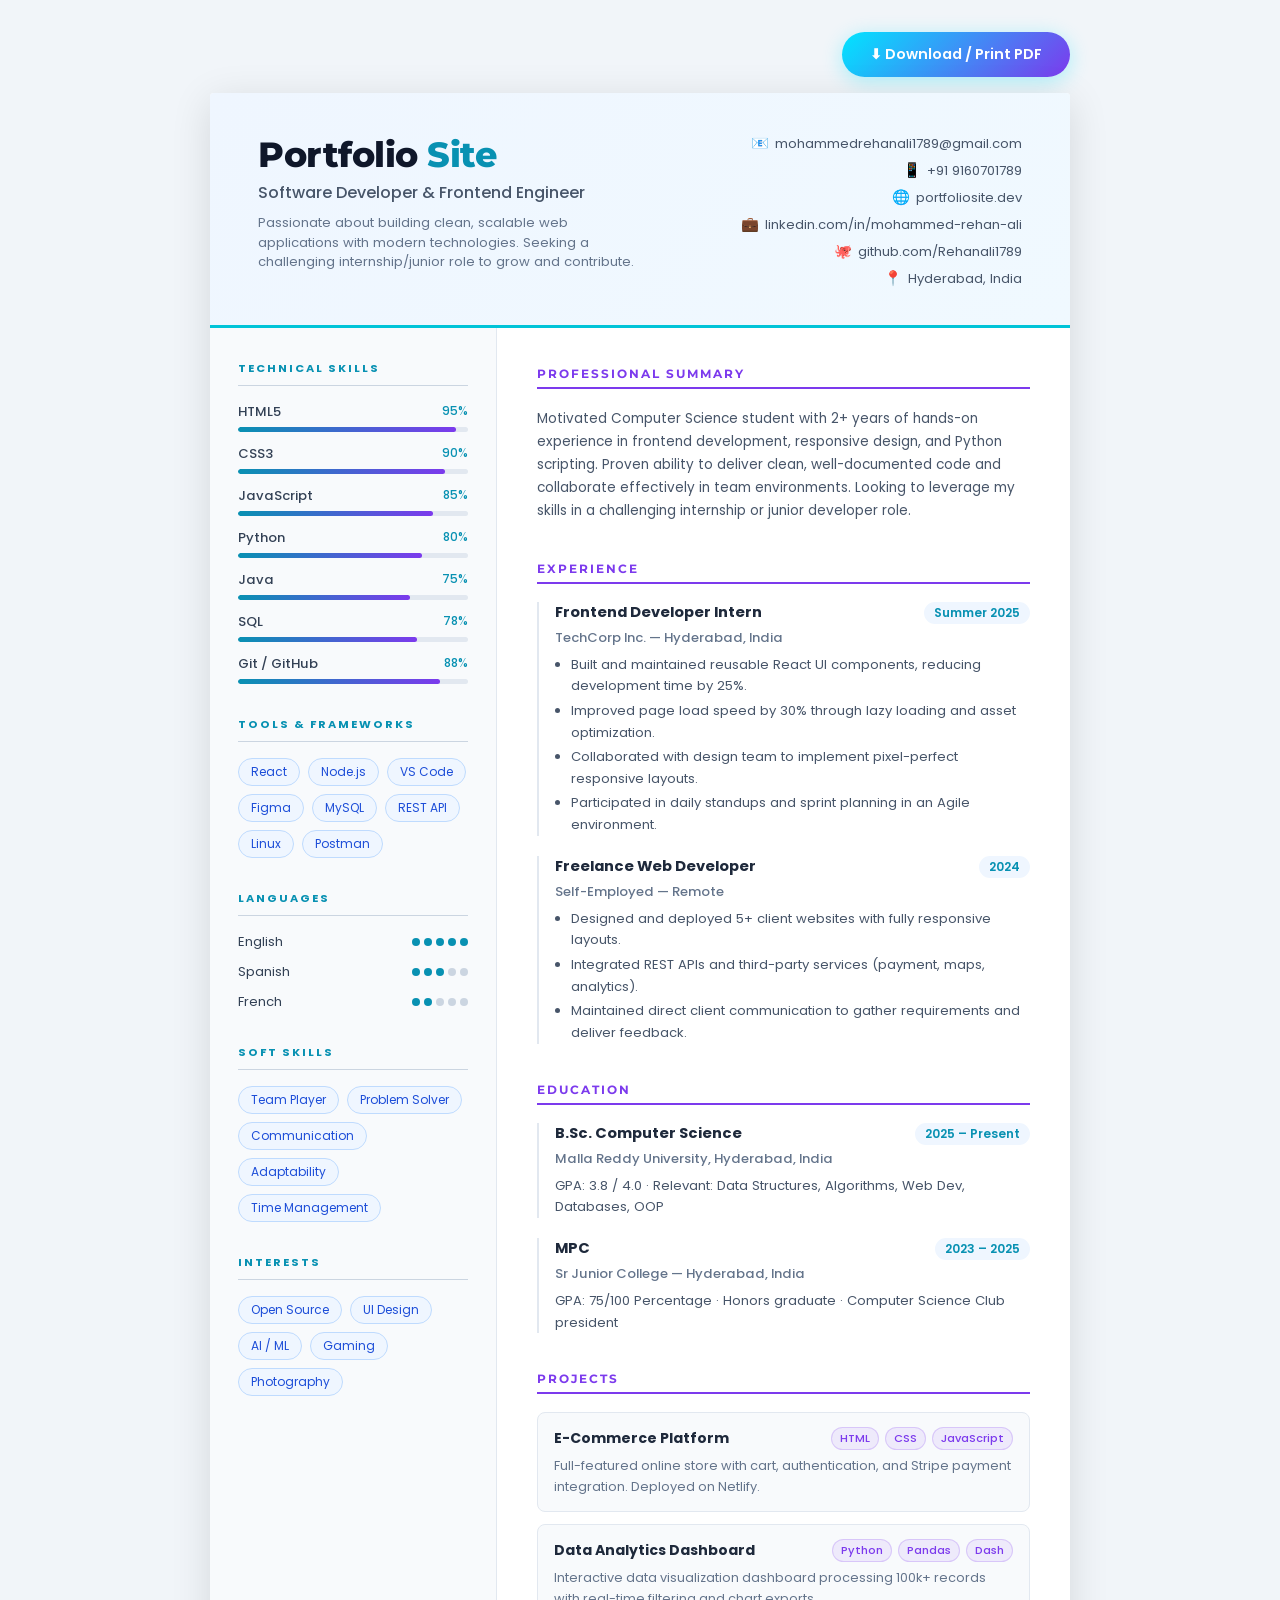
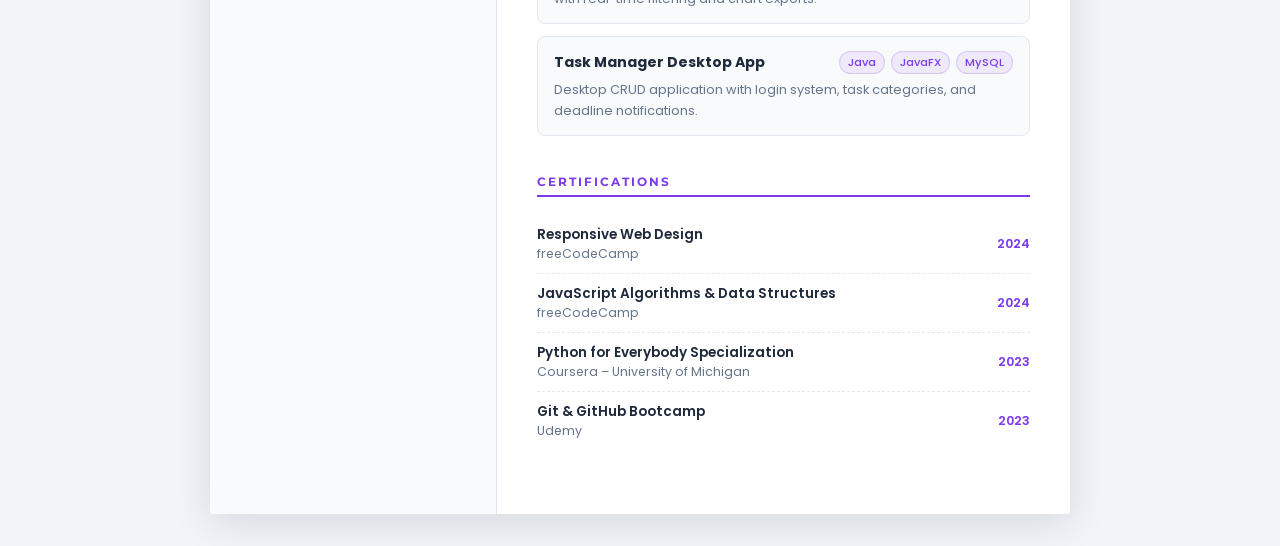
<file: resume.html>
<!DOCTYPE html>
<html lang="en">
<head>
  <meta charset="UTF-8" />
  <meta name="viewport" content="width=device-width, initial-scale=1.0" />
  <link rel="icon" type="image/png" href="https://encrypted-tbn0.gstatic.com/images?q=tbn:ANd9GcSDq3iFoKWHBOEvXKFhiR9qqrt4DRDorzBm_wPh3lBMJA&s=10" />
  <title>Portfolio Site – Resume</title>
  <style>
    @import url('https://fonts.googleapis.com/css2?family=Poppins:wght@300;400;500;600;700&family=Montserrat:wght@700;800&display=swap');
    * { margin: 0; padding: 0; box-sizing: border-box; }

    body {
      font-family: 'Poppins', sans-serif;
      background: #f1f5f9;
      color: #1e293b;
      min-height: 100vh;
      display: flex;
      flex-direction: column;
      align-items: center;
      padding: 32px 16px;
    }

    /* Download bar */
    .download-bar {
      width: 100%; max-width: 860px;
      display: flex; justify-content: flex-end; margin-bottom: 16px;
    }
    .download-btn {
      background: linear-gradient(135deg, #00E5FF, #7C3AED);
      color: #fff; border: none; padding: 12px 28px;
      border-radius: 50px; font-family: 'Poppins', sans-serif;
      font-size: 0.9rem; font-weight: 600; cursor: pointer;
      display: flex; align-items: center; gap: 8px;
      box-shadow: 0 4px 20px rgba(0,229,255,0.3);
      transition: transform 0.2s, box-shadow 0.2s;
    }
    .download-btn:hover { transform: translateY(-2px); box-shadow: 0 8px 30px rgba(0,229,255,0.5); }

    /* Resume paper */
    #resume-paper {
      width: 100%; max-width: 860px;
      background: #ffffff;
      box-shadow: 0 8px 40px rgba(0,0,0,0.12);
      border-radius: 4px;
      overflow: hidden;
    }

    /* Header */
    .r-header {
      background: linear-gradient(135deg, #EFF6FF 0%, #F0F9FF 100%);
      border-bottom: 3px solid #00C4D8;
      padding: 40px 48px 36px;
      display: flex; justify-content: space-between; align-items: flex-start;
      gap: 24px;
    }
    .r-header-left h1 {
      font-family: 'Montserrat', sans-serif;
      font-size: 2.2rem; font-weight: 800;
      color: #0F172A; letter-spacing: -0.5px;
    }
    .r-header-left h1 span { color: #0891B2; }
    .r-header-left .title {
      color: #475569; font-size: 1rem; font-weight: 500; margin-top: 4px;
    }
    .r-header-left .tagline {
      color: #64748B; font-size: 0.82rem; margin-top: 8px; max-width: 380px; line-height: 1.5;
    }
    .r-header-right { text-align: right; display: flex; flex-direction: column; gap: 6px; flex-shrink: 0; }
    .r-contact-item {
      display: flex; align-items: center; justify-content: flex-end; gap: 8px;
      color: #475569; font-size: 0.82rem;
    }
    .r-contact-item .icon { color: #0891B2; font-size: 0.9rem; width: 16px; }

    /* Body */
    .r-body { display: grid; grid-template-columns: 1fr 2fr; min-height: 900px; }

    /* Sidebar */
    .r-sidebar { background: #F8FAFC; border-right: 1px solid #E2E8F0; padding: 32px 28px; }
    .r-sidebar-section { margin-bottom: 32px; }
    .sidebar-title {
      font-size: 0.7rem; font-weight: 700; letter-spacing: 2px;
      text-transform: uppercase; color: #0891B2;
      border-bottom: 1px solid #CBD5E1;
      padding-bottom: 8px; margin-bottom: 16px;
    }

    /* Skills in sidebar */
    .skill-item { margin-bottom: 12px; }
    .skill-name { color: #334155; font-size: 0.82rem; font-weight: 500; display: flex; justify-content: space-between; margin-bottom: 5px; }
    .skill-name span { color: #0891B2; font-size: 0.75rem; }
    .skill-bar { height: 5px; background: #E2E8F0; border-radius: 3px; overflow: hidden; }
    .skill-fill { height: 100%; border-radius: 3px; background: linear-gradient(90deg, #0891B2, #7C3AED); }

    /* Languages */
    .lang-item { display: flex; justify-content: space-between; align-items: center; margin-bottom: 10px; }
    .lang-name { color: #334155; font-size: 0.82rem; }
    .lang-dots { display: flex; gap: 4px; }
    .dot { width: 8px; height: 8px; border-radius: 50%; background: #CBD5E1; }
    .dot.filled { background: #0891B2; }

    /* Interests */
    .interests-wrap { display: flex; flex-wrap: wrap; gap: 8px; }
    .interest-tag {
      background: #EFF6FF; border: 1px solid #BFDBFE;
      color: #1D4ED8; font-size: 0.75rem; padding: 4px 12px; border-radius: 50px;
    }

    /* Social links */
    .social-item { display: flex; align-items: center; gap: 8px; color: #64748B; font-size: 0.8rem; margin-bottom: 8px; }
    .social-item .icon { color: #0891B2; width: 16px; }

    /* Main content */
    .r-main { padding: 32px 40px; }
    .main-section { margin-bottom: 32px; }
    .main-title {
      font-family: 'Montserrat', sans-serif;
      font-size: 0.75rem; font-weight: 700; letter-spacing: 2px;
      text-transform: uppercase; color: #7C3AED;
      border-bottom: 2px solid #7C3AED;
      padding-bottom: 6px; margin-bottom: 18px; display: inline-block; width: 100%;
    }

    /* Experience / Education items */
    .item { margin-bottom: 20px; padding-left: 16px; border-left: 2px solid #e2e8f0; }
    .item-header { display: flex; justify-content: space-between; align-items: flex-start; flex-wrap: wrap; gap: 4px; margin-bottom: 4px; }
    .item-title { font-weight: 700; font-size: 0.92rem; color: #1e293b; }
    .item-date { font-size: 0.75rem; color: #0891B2; font-weight: 600; white-space: nowrap; background: #EFF6FF; padding: 2px 10px; border-radius: 50px; }
    .item-sub { color: #64748B; font-size: 0.82rem; margin-bottom: 6px; font-weight: 500; }
    .item-desc { color: #475569; font-size: 0.82rem; line-height: 1.65; }
    .item-desc ul { padding-left: 16px; }
    .item-desc ul li { margin-bottom: 3px; }

    /* Projects */
    .project-item { background: #f8fafc; border: 1px solid #e2e8f0; border-radius: 8px; padding: 14px 16px; margin-bottom: 12px; }
    .project-header { display: flex; justify-content: space-between; align-items: center; gap: 8px; flex-wrap: wrap; margin-bottom: 6px; }
    .project-name { font-weight: 700; font-size: 0.88rem; color: #1e293b; }
    .project-tech { display: flex; gap: 6px; flex-wrap: wrap; }
    .tech-badge { background: rgba(124,58,237,0.08); color: #7C3AED; border: 1px solid rgba(124,58,237,0.2); font-size: 0.7rem; padding: 2px 8px; border-radius: 50px; font-weight: 500; }
    .project-desc { color: #64748B; font-size: 0.8rem; line-height: 1.6; }

    /* Certifications */
    .cert-item { display: flex; justify-content: space-between; align-items: center; padding: 10px 0; border-bottom: 1px dashed #e2e8f0; }
    .cert-item:last-child { border-bottom: none; }
    .cert-name { font-size: 0.85rem; font-weight: 600; color: #1e293b; }
    .cert-issuer { font-size: 0.78rem; color: #64748B; }
    .cert-year { font-size: 0.78rem; color: #7C3AED; font-weight: 600; }

    @media print {
      body { background: #fff; padding: 0; }
      .download-bar { display: none; }
      #resume-paper { box-shadow: none; border-radius: 0; }
    }
  </style>
</head>
<body>

  <div class="download-bar">
    <button class="download-btn" onclick="window.print()">
      ⬇ Download / Print PDF
    </button>
  </div>

  <div id="resume-paper">

    <!-- Header -->
    <div class="r-header">
      <div class="r-header-left">
        <h1>Portfolio <span>Site</span></h1>
        <div class="title">Software Developer & Frontend Engineer</div>
        <div class="tagline">Passionate about building clean, scalable web applications with modern technologies. Seeking a challenging internship/junior role to grow and contribute.</div>
      </div>
      <div class="r-header-right">
        <div class="r-contact-item"><span class="icon">📧</span> mohammedrehanali1789@gmail.com</div>
        <div class="r-contact-item"><span class="icon">📱</span> +91 9160701789</div>
        <div class="r-contact-item"><span class="icon">🌐</span> portfoliosite.dev</div>
        <div class="r-contact-item"><span class="icon">💼</span> linkedin.com/in/mohammed-rehan-ali</div>
        <div class="r-contact-item"><span class="icon">🐙</span> github.com/Rehanali1789</div>
        <div class="r-contact-item"><span class="icon">📍</span> Hyderabad, India</div>
      </div>
    </div>

    <div class="r-body">

      <!-- Sidebar -->
      <div class="r-sidebar">

        <div class="r-sidebar-section">
          <div class="sidebar-title">Technical Skills</div>
          <div class="skill-item"><div class="skill-name">HTML5 <span>95%</span></div><div class="skill-bar"><div class="skill-fill" style="width:95%"></div></div></div>
          <div class="skill-item"><div class="skill-name">CSS3 <span>90%</span></div><div class="skill-bar"><div class="skill-fill" style="width:90%"></div></div></div>
          <div class="skill-item"><div class="skill-name">JavaScript <span>85%</span></div><div class="skill-bar"><div class="skill-fill" style="width:85%"></div></div></div>
          <div class="skill-item"><div class="skill-name">Python <span>80%</span></div><div class="skill-bar"><div class="skill-fill" style="width:80%"></div></div></div>
          <div class="skill-item"><div class="skill-name">Java <span>75%</span></div><div class="skill-bar"><div class="skill-fill" style="width:75%"></div></div></div>
          <div class="skill-item"><div class="skill-name">SQL <span>78%</span></div><div class="skill-bar"><div class="skill-fill" style="width:78%"></div></div></div>
          <div class="skill-item"><div class="skill-name">Git / GitHub <span>88%</span></div><div class="skill-bar"><div class="skill-fill" style="width:88%"></div></div></div>
        </div>

        <div class="r-sidebar-section">
          <div class="sidebar-title">Tools & Frameworks</div>
          <div class="interests-wrap">
            <span class="interest-tag">React</span>
            <span class="interest-tag">Node.js</span>
            <span class="interest-tag">VS Code</span>
            <span class="interest-tag">Figma</span>
            <span class="interest-tag">MySQL</span>
            <span class="interest-tag">REST API</span>
            <span class="interest-tag">Linux</span>
            <span class="interest-tag">Postman</span>
          </div>
        </div>

        <div class="r-sidebar-section">
          <div class="sidebar-title">Languages</div>
          <div class="lang-item">
            <span class="lang-name">English</span>
            <div class="lang-dots">
              <div class="dot filled"></div><div class="dot filled"></div><div class="dot filled"></div><div class="dot filled"></div><div class="dot filled"></div>
            </div>
          </div>
          <div class="lang-item">
            <span class="lang-name">Spanish</span>
            <div class="lang-dots">
              <div class="dot filled"></div><div class="dot filled"></div><div class="dot filled"></div><div class="dot"></div><div class="dot"></div>
            </div>
          </div>
          <div class="lang-item">
            <span class="lang-name">French</span>
            <div class="lang-dots">
              <div class="dot filled"></div><div class="dot filled"></div><div class="dot"></div><div class="dot"></div><div class="dot"></div>
            </div>
          </div>
        </div>

        <div class="r-sidebar-section">
          <div class="sidebar-title">Soft Skills</div>
          <div class="interests-wrap">
            <span class="interest-tag">Team Player</span>
            <span class="interest-tag">Problem Solver</span>
            <span class="interest-tag">Communication</span>
            <span class="interest-tag">Adaptability</span>
            <span class="interest-tag">Time Management</span>
          </div>
        </div>

        <div class="r-sidebar-section">
          <div class="sidebar-title">Interests</div>
          <div class="interests-wrap">
            <span class="interest-tag">Open Source</span>
            <span class="interest-tag">UI Design</span>
            <span class="interest-tag">AI / ML</span>
            <span class="interest-tag">Gaming</span>
            <span class="interest-tag">Photography</span>
          </div>
        </div>

      </div>

      <!-- Main -->
      <div class="r-main">

        <div class="main-section">
          <div class="main-title">Professional Summary</div>
          <p style="color:#475569;font-size:0.85rem;line-height:1.7;">
            Motivated Computer Science student with 2+ years of hands-on experience in frontend development, responsive design, and Python scripting. Proven ability to deliver clean, well-documented code and collaborate effectively in team environments. Looking to leverage my skills in a challenging internship or junior developer role.
          </p>
        </div>

        <div class="main-section">
          <div class="main-title">Experience</div>
          <div class="item">
            <div class="item-header">
              <span class="item-title">Frontend Developer Intern</span>
              <span class="item-date">Summer 2025</span>
            </div>
            <div class="item-sub">TechCorp Inc. — Hyderabad, India</div>
            <div class="item-desc">
              <ul>
                <li>Built and maintained reusable React UI components, reducing development time by 25%.</li>
                <li>Improved page load speed by 30% through lazy loading and asset optimization.</li>
                <li>Collaborated with design team to implement pixel-perfect responsive layouts.</li>
                <li>Participated in daily standups and sprint planning in an Agile environment.</li>
              </ul>
            </div>
          </div>
          <div class="item">
            <div class="item-header">
              <span class="item-title">Freelance Web Developer</span>
              <span class="item-date">2024</span>
            </div>
            <div class="item-sub">Self-Employed — Remote</div>
            <div class="item-desc">
              <ul>
                <li>Designed and deployed 5+ client websites with fully responsive layouts.</li>
                <li>Integrated REST APIs and third-party services (payment, maps, analytics).</li>
                <li>Maintained direct client communication to gather requirements and deliver feedback.</li>
              </ul>
            </div>
          </div>
        </div>

        <div class="main-section">
          <div class="main-title">Education</div>
          <div class="item">
            <div class="item-header">
              <span class="item-title">B.Sc. Computer Science</span>
              <span class="item-date">2025 – Present</span>
            </div>
            <div class="item-sub">Malla Reddy University, Hyderabad, India</div>
            <div class="item-desc">GPA: 3.8 / 4.0 · Relevant: Data Structures, Algorithms, Web Dev, Databases, OOP</div>
          </div>
          <div class="item">
            <div class="item-header">
              <span class="item-title">MPC</span>
              <span class="item-date">2023 – 2025</span>
            </div>
            <div class="item-sub">Sr Junior College — Hyderabad, India</div>
            <div class="item-desc">GPA: 75/100 Percentage · Honors graduate · Computer Science Club president</div>
          </div>
        </div>

        <div class="main-section">
          <div class="main-title">Projects</div>
          <div class="project-item">
            <div class="project-header">
              <span class="project-name">E-Commerce Platform</span>
              <div class="project-tech"><span class="tech-badge">HTML</span><span class="tech-badge">CSS</span><span class="tech-badge">JavaScript</span></div>
            </div>
            <div class="project-desc">Full-featured online store with cart, authentication, and Stripe payment integration. Deployed on Netlify.</div>
          </div>
          <div class="project-item">
            <div class="project-header">
              <span class="project-name">Data Analytics Dashboard</span>
              <div class="project-tech"><span class="tech-badge">Python</span><span class="tech-badge">Pandas</span><span class="tech-badge">Dash</span></div>
            </div>
            <div class="project-desc">Interactive data visualization dashboard processing 100k+ records with real-time filtering and chart exports.</div>
          </div>
          <div class="project-item">
            <div class="project-header">
              <span class="project-name">Task Manager Desktop App</span>
              <div class="project-tech"><span class="tech-badge">Java</span><span class="tech-badge">JavaFX</span><span class="tech-badge">MySQL</span></div>
            </div>
            <div class="project-desc">Desktop CRUD application with login system, task categories, and deadline notifications.</div>
          </div>
        </div>

        <div class="main-section">
          <div class="main-title">Certifications</div>
          <div class="cert-item">
            <div><div class="cert-name">Responsive Web Design</div><div class="cert-issuer">freeCodeCamp</div></div>
            <div class="cert-year">2024</div>
          </div>
          <div class="cert-item">
            <div><div class="cert-name">JavaScript Algorithms & Data Structures</div><div class="cert-issuer">freeCodeCamp</div></div>
            <div class="cert-year">2024</div>
          </div>
          <div class="cert-item">
            <div><div class="cert-name">Python for Everybody Specialization</div><div class="cert-issuer">Coursera – University of Michigan</div></div>
            <div class="cert-year">2023</div>
          </div>
          <div class="cert-item">
            <div><div class="cert-name">Git & GitHub Bootcamp</div><div class="cert-issuer">Udemy</div></div>
            <div class="cert-year">2023</div>
          </div>
        </div>

      </div>
    </div>
  </div>

</body>
</html>
</file>
